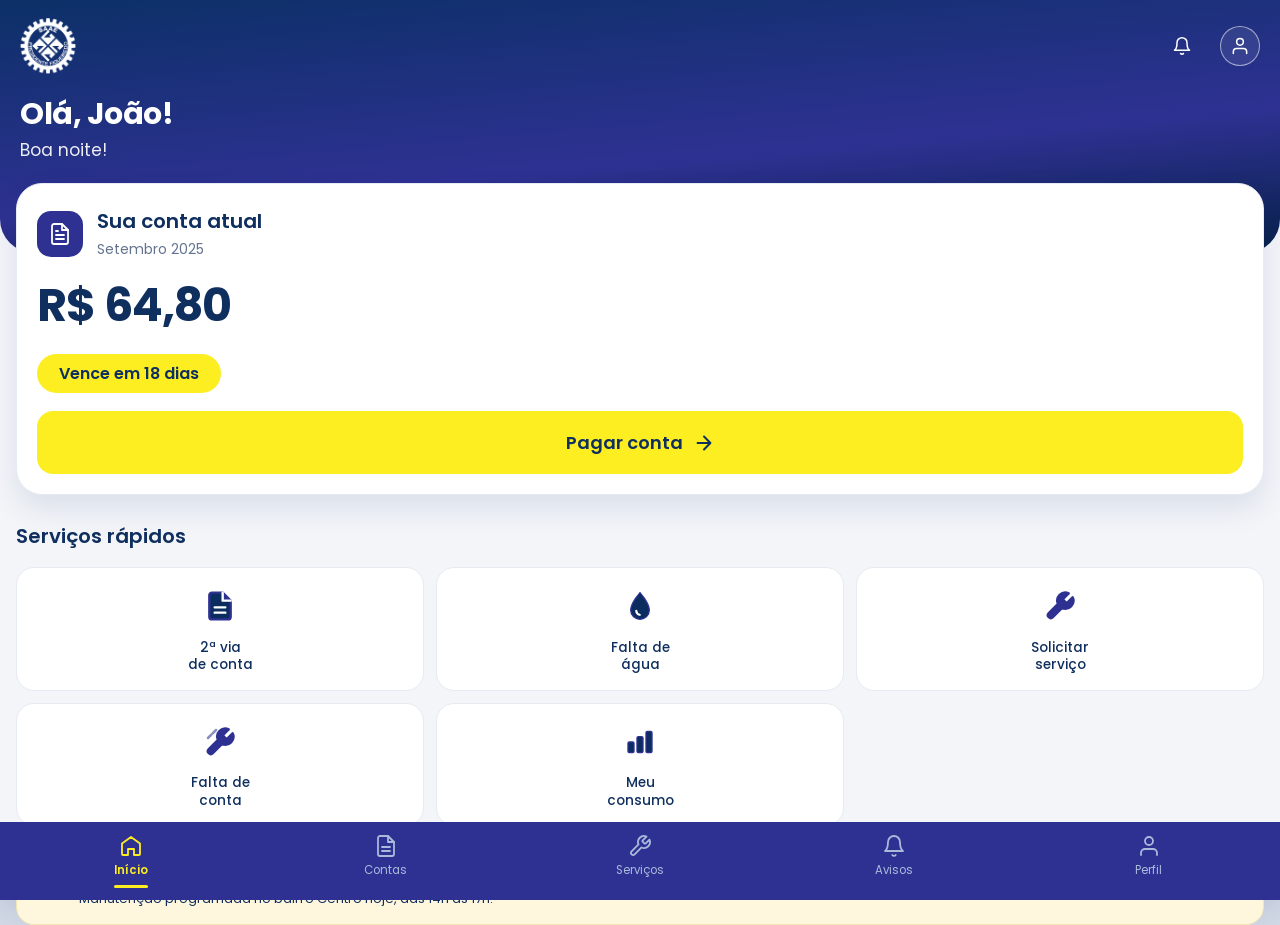
<file: index.html>
<!DOCTYPE html>
<html lang="pt-BR">
<head>
<meta charset="UTF-8">
<meta name="viewport" content="width=device-width, initial-scale=1.0, viewport-fit=cover">
<title>SAAE — Início</title>
<link rel="preconnect" href="https://fonts.googleapis.com">
<link rel="preconnect" href="https://fonts.gstatic.com" crossorigin>
<link href="https://fonts.googleapis.com/css2?family=Poppins:wght@400;500;600;700&display=swap" rel="stylesheet">
<link rel="stylesheet" href="style.css">
</head>
<body>
<div class="app">

  <!-- ===== HEADER ===== -->
  <header class="header">
    <div class="header-top">
      <div class="logo">
        <img src="logo.png" alt="SAAE Presidente Figueiredo" class="logo-image">
      </div>
      <div class="header-actions">
        <button class="icon-btn plain" aria-label="Notificações" data-action="soon">
          <svg viewBox="0 0 24 24" fill="none" stroke-width="1.8" stroke-linecap="round" stroke-linejoin="round">
            <path d="M18 8a6 6 0 0 0-12 0c0 7-3 9-3 9h18s-3-2-3-9"/>
            <path d="M13.7 21a2 2 0 0 1-3.4 0"/>
          </svg>
        </button>
        <button class="icon-btn" aria-label="Perfil" onclick="window.location.href='conta.html'">
          <svg viewBox="0 0 24 24" fill="none" stroke-width="1.8" stroke-linecap="round" stroke-linejoin="round">
            <path d="M20 21v-2a4 4 0 0 0-4-4H8a4 4 0 0 0-4 4v2"/>
            <circle cx="12" cy="7" r="4"/>
          </svg>
        </button>
      </div>
    </div>

    <div class="greeting">
      <h1>Olá, João!</h1>
      <p id="greeting-sub">Boa tarde!</p>
    </div>
  </header>

  <!-- ===== CONTA ATUAL ===== -->
  <section class="account-card">
    <div class="card-head">
      <div class="doc-icon">
        <svg viewBox="0 0 24 24" fill="none" stroke-width="1.8" stroke-linecap="round" stroke-linejoin="round">
          <path d="M14 2H6a2 2 0 0 0-2 2v16a2 2 0 0 0 2 2h12a2 2 0 0 0 2-2V8z"/>
          <path d="M14 2v6h6"/>
          <path d="M16 13H8M16 17H8M10 9H8"/>
        </svg>
      </div>
      <div>
        <h2>Sua conta atual</h2>
        <span>Setembro 2025</span>
      </div>
    </div>

    <div class="amount">R$ 64,80</div>

    <span class="pill" data-due="2025-09-30">Vence em 18 dias</span>

    <button class="btn-primary" onclick="window.location.href='conta.html'">
      Pagar conta
      <svg viewBox="0 0 24 24" fill="none" stroke-width="2.2" stroke-linecap="round" stroke-linejoin="round">
        <path d="M5 12h14M12 5l7 7-7 7"/>
      </svg>
    </button>
  </section>

  <!-- ===== SERVIÇOS RÁPIDOS ===== -->
  <section class="section">
    <h3>Serviços rápidos</h3>
    <div class="services-grid">

      <a class="service-tile" href="conta.html">
        <span class="s-icon">
          <svg viewBox="0 0 24 24" fill="none" stroke-width="1.8" stroke-linecap="round" stroke-linejoin="round">
            <path d="M14 2H6a2 2 0 0 0-2 2v16a2 2 0 0 0 2 2h12a2 2 0 0 0 2-2V8z" fill="#0a2c5e"/>
            <path d="M14 2v6h6" stroke="#fff"/>
            <path d="M16 13H8M16 17H8" stroke="#fff"/>
          </svg>
        </span>
        <span>2ª via<br>de conta</span>
      </a>

      <a class="service-tile" href="#" data-action="soon">
        <span class="s-icon">
          <svg viewBox="0 0 24 24">
            <path d="M12 2C12 2 5 10.2 5 15a7 7 0 0 0 14 0C19 10.2 12 2 12 2Z" fill="#0a2c5e"/>
            <path d="M9.2 15.6a3.2 3.2 0 0 0 2.6 3" stroke="#fff" stroke-width="1.6" stroke-linecap="round" fill="none"/>
          </svg>
        </span>
        <span>Falta de<br>água</span>
      </a>

      <a class="service-tile" href="#" data-action="soon">
        <span class="s-icon">
          <svg viewBox="0 0 24 24" fill="none" stroke-width="1.9" stroke-linecap="round" stroke-linejoin="round">
            <path d="M14.7 6.3a1 1 0 0 0 0 1.4l1.6 1.6a1 1 0 0 0 1.4 0l3.77-3.77a6 6 0 0 1-7.94 7.94l-6.91 6.91a2.12 2.12 0 0 1-3-3l6.91-6.91a6 6 0 0 1 7.94-7.94l-3.76 3.76z"/>
          </svg>
        </span>
        <span>Solicitar<br>serviço</span>
      </a>

      <a class="service-tile" href="#" data-action="soon">
        <span class="s-icon">
          <svg viewBox="0 0 24 24" fill="none" stroke="#0a2c5e" stroke-width="1.9" stroke-linecap="round" stroke-linejoin="round">
            <path d="M14.7 6.3a1 1 0 0 0 0 1.4l1.6 1.6a1 1 0 0 0 1.4 0l3.77-3.77a6 6 0 0 1-7.94 7.94l-6.91 6.91a2.12 2.12 0 0 1-3-3l6.91-6.91a6 6 0 0 1 7.94-7.94l-3.76 3.76z"/>
            <path d="M9 3 6.5 5.5M5.5 6.5 3 9" opacity=".55"/>
          </svg>
        </span>
        <span>Falta de<br>conta</span>
      </a>

      <a class="service-tile" href="#" data-action="soon">
        <span class="s-icon">
          <svg viewBox="0 0 24 24">
            <rect x="3" y="12" width="4.5" height="8" rx="1" fill="#0a2c5e"/>
            <rect x="9.75" y="8" width="4.5" height="12" rx="1" fill="#0a2c5e"/>
            <rect x="16.5" y="4" width="4.5" height="16" rx="1" fill="#0a2c5e"/>
          </svg>
        </span>
        <span>Meu<br>consumo</span>
      </a>

    </div>
  </section>

  <!-- ===== AVISO ===== -->
  <div class="notice-banner" data-action="soon">
    <span class="n-icon">
      <svg viewBox="0 0 24 24">
        <path d="M3 10v4a1 1 0 0 0 1 1h2l3.5 5a1 1 0 0 0 1.7-.75V5.75A1 1 0 0 0 9.5 5L6 10H4a1 1 0 0 0-1 1z" fill="#0a2c5e"/>
        <path d="M15.5 8.5a4.5 4.5 0 0 1 0 7M18 6a8 8 0 0 1 0 12" stroke="#0a2c5e" stroke-width="1.8" stroke-linecap="round" fill="none"/>
      </svg>
    </span>
    <div class="n-text">
      <strong>Avisos na sua região</strong>
      <p>Manutenção programada no bairro Centro hoje, das 14h às 17h.</p>
    </div>
    <span class="n-arrow">
      <svg viewBox="0 0 24 24" fill="none" stroke-width="2.2" stroke-linecap="round" stroke-linejoin="round">
        <path d="M9 18l6-6-6-6"/>
      </svg>
    </span>
  </div>

  <!-- ===== BOTTOM NAV ===== -->
  <nav class="bottom-nav">
    <a href="index.html" class="active">
      <svg viewBox="0 0 24 24" fill="none" stroke-width="1.8" stroke-linecap="round" stroke-linejoin="round">
        <path d="M3 9.5 12 3l9 6.5V20a1 1 0 0 1-1 1h-5v-6h-6v6H4a1 1 0 0 1-1-1z"/>
      </svg>
      Início
      <span class="nav-indicator"></span>
    </a>
    <a href="conta.html">
      <svg viewBox="0 0 24 24" fill="none" stroke-width="1.8" stroke-linecap="round" stroke-linejoin="round">
        <path d="M14 2H6a2 2 0 0 0-2 2v16a2 2 0 0 0 2 2h12a2 2 0 0 0 2-2V8z"/>
        <path d="M14 2v6h6M16 13H8M16 17H8"/>
      </svg>
      Contas
      <span class="nav-indicator"></span>
    </a>
    <a href="#" data-action="soon">
      <svg viewBox="0 0 24 24" fill="none" stroke-width="1.8" stroke-linecap="round" stroke-linejoin="round">
        <path d="M14.7 6.3a1 1 0 0 0 0 1.4l1.6 1.6a1 1 0 0 0 1.4 0l3.77-3.77a6 6 0 0 1-7.94 7.94l-6.91 6.91a2.12 2.12 0 0 1-3-3l6.91-6.91a6 6 0 0 1 7.94-7.94l-3.76 3.76z"/>
      </svg>
      Serviços
      <span class="nav-indicator"></span>
    </a>
    <a href="avisos.html">
      <svg viewBox="0 0 24 24" fill="none" stroke-width="1.8" stroke-linecap="round" stroke-linejoin="round">
        <path d="M18 8a6 6 0 0 0-12 0c0 7-3 9-3 9h18s-3-2-3-9"/>
        <path d="M13.7 21a2 2 0 0 1-3.4 0"/>
      </svg>
      Avisos
      <span class="nav-indicator"></span>
    </a>
    <a href="#" data-action="soon">
      <svg viewBox="0 0 24 24" fill="none" stroke-width="1.8" stroke-linecap="round" stroke-linejoin="round">
        <path d="M20 21v-2a4 4 0 0 0-4-4H8a4 4 0 0 0-4 4v2"/>
        <circle cx="12" cy="7" r="4"/>
      </svg>
      Perfil
      <span class="nav-indicator"></span>
    </a>
  </nav>

</div>
<script src="script.js"></script>
</body>
</html>
</file>
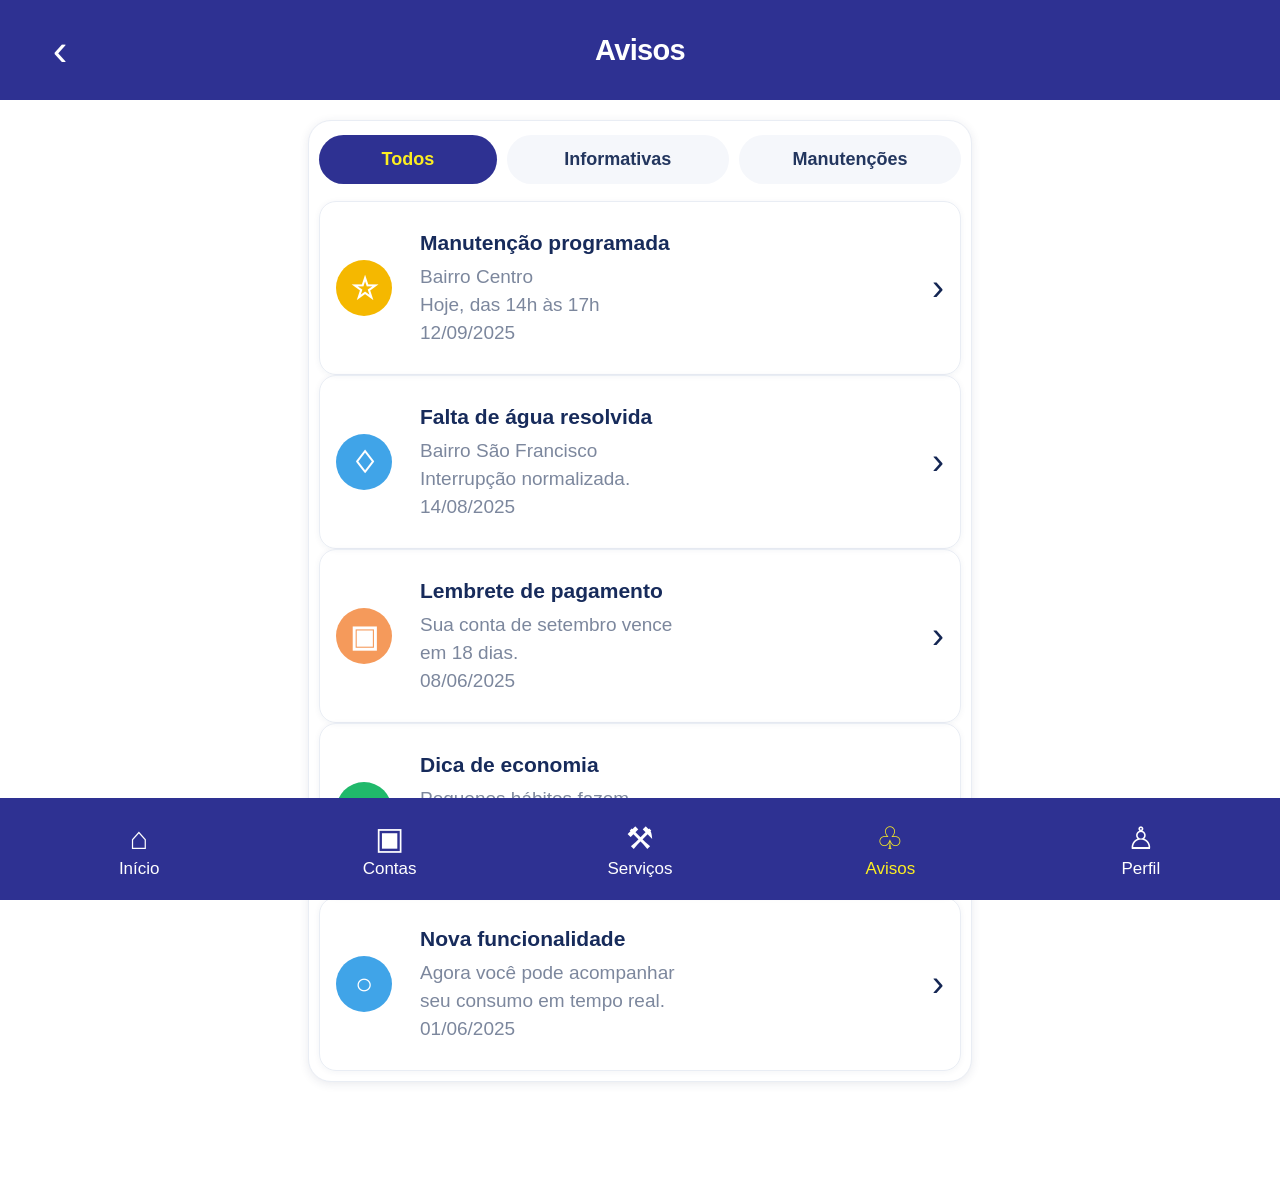
<file: avisos.html>
<!DOCTYPE html>
<html lang="pt-BR">
<head>
<meta charset="UTF-8">
<meta name="viewport" content="width=device-width, initial-scale=1.0">
<title>Avisos</title>
<link rel="stylesheet" href="saae-pages.css">
</head>
<body>
<div class="app">
  <header class="topbar">
    <button class="back" aria-label="Voltar">‹</button>
    <h1>Avisos</h1>
  </header>

  <main class="content">
    <section class="card" style="padding:14px 10px 10px">
      <div class="filters">
        <button class="filter active">Todos</button>
        <button class="filter">Informativas</button>
        <button class="filter">Manutenções</button>
      </div>

      <div class="notice-list">
        <article class="notice">
          <div class="icon yellow">☆</div>
          <div>
            <div class="notice-title">Manutenção programada</div>
            <div class="notice-text">Bairro Centro<br>Hoje, das 14h às 17h</div>
            <div class="notice-date">12/09/2025</div>
          </div>
          <div class="chevron">›</div>
        </article>

        <article class="notice">
          <div class="icon blue">♢</div>
          <div>
            <div class="notice-title">Falta de água resolvida</div>
            <div class="notice-text">Bairro São Francisco<br>Interrupção normalizada.</div>
            <div class="notice-date">14/08/2025</div>
          </div>
          <div class="chevron">›</div>
        </article>

        <article class="notice">
          <div class="icon orange">▣</div>
          <div>
            <div class="notice-title">Lembrete de pagamento</div>
            <div class="notice-text">Sua conta de setembro vence<br>em 18 dias.</div>
            <div class="notice-date">08/06/2025</div>
          </div>
          <div class="chevron">›</div>
        </article>

        <article class="notice">
          <div class="icon green">➤</div>
          <div>
            <div class="notice-title">Dica de economia</div>
            <div class="notice-text">Pequenos hábitos fazem<br>grande diferencial.</div>
            <div class="notice-date">05/08/2025</div>
          </div>
          <div class="chevron">›</div>
        </article>

        <article class="notice">
          <div class="icon blue">○</div>
          <div>
            <div class="notice-title">Nova funcionalidade</div>
            <div class="notice-text">Agora você pode acompanhar<br>seu consumo em tempo real.</div>
            <div class="notice-date">01/06/2025</div>
          </div>
          <div class="chevron">›</div>
        </article>
      </div>
    </section>
  </main>

  <nav class="bottom-nav">
    <button class="nav-item"><span class="nav-icon">⌂</span><span>Início</span></button>
    <button class="nav-item"><span class="nav-icon">▣</span><span>Contas</span></button>
    <button class="nav-item"><span class="nav-icon">⚒</span><span>Serviços</span></button>
    <button class="nav-item active"><span class="nav-icon">♧</span><span>Avisos</span></button>
    <button class="nav-item"><span class="nav-icon">♙</span><span>Perfil</span></button>
  </nav>
</div>
</body>
            </html>
</file>
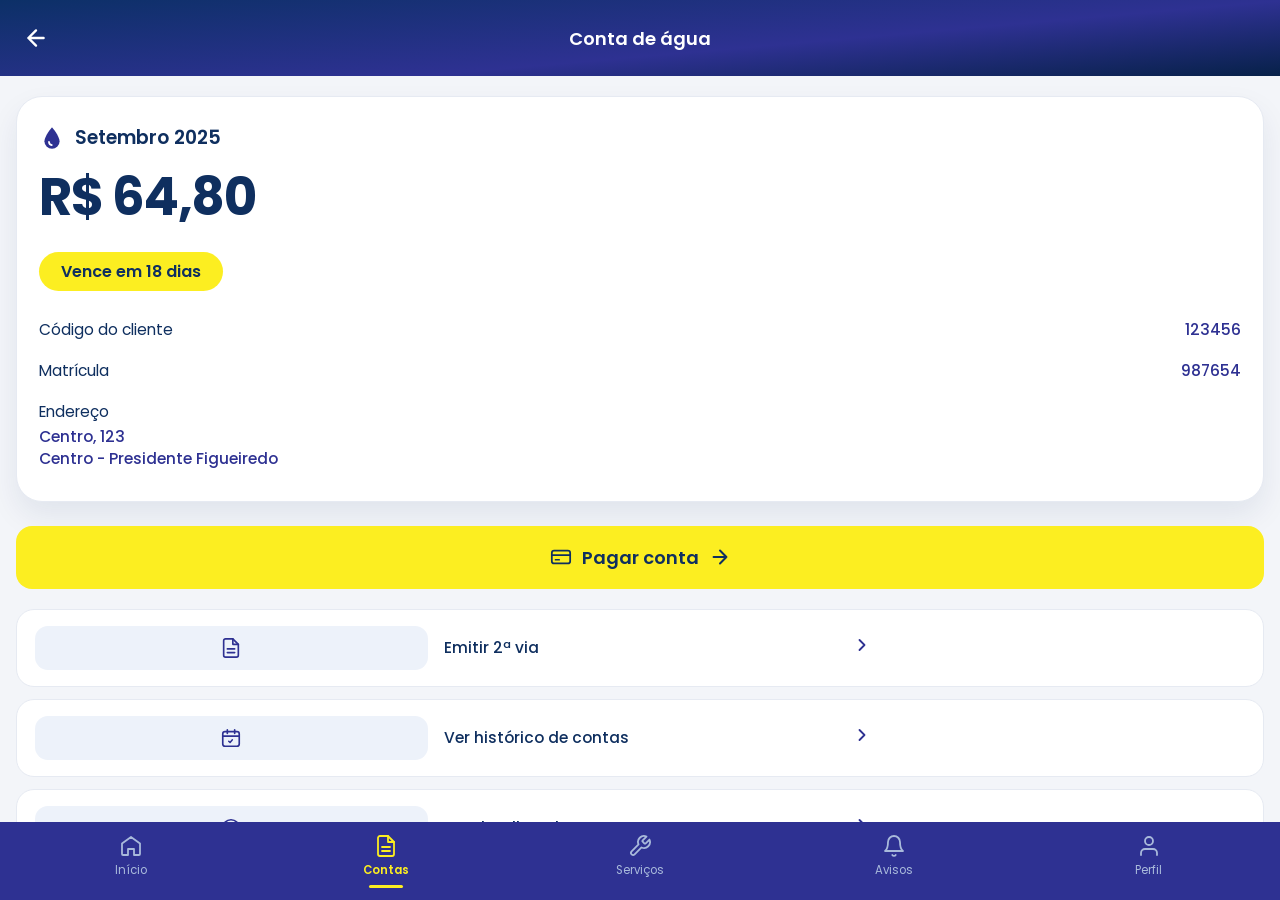
<file: conta.html>
<!DOCTYPE html>
<html lang="pt-BR">
<head>
<meta charset="UTF-8">
<meta name="viewport" content="width=device-width, initial-scale=1.0, viewport-fit=cover">
<title>SAAE — Conta de água</title>
<link rel="preconnect" href="https://fonts.googleapis.com">
<link rel="preconnect" href="https://fonts.gstatic.com" crossorigin>
<link href="https://fonts.googleapis.com/css2?family=Poppins:wght@400;500;600;700&display=swap" rel="stylesheet">
<link rel="stylesheet" href="style.css">
</head>
<body>
<div class="app">

  <!-- ===== TOP BAR ===== -->
  <header class="topbar">
    <button class="back-btn" aria-label="Voltar">
      <svg viewBox="0 0 24 24" fill="none" stroke-width="2.2" stroke-linecap="round" stroke-linejoin="round">
        <path d="M19 12H5M12 19l-7-7 7-7"/>
      </svg>
    </button>
    <h1>Conta de água</h1>
  </header>

  <!-- ===== DETALHE DA CONTA ===== -->
  <section class="detail-card">
    <div class="detail-head">
      <svg viewBox="0 0 24 24">
        <path d="M12 2C12 2 5 10.2 5 15a7 7 0 0 0 14 0C19 10.2 12 2 12 2Z"/>
        <path d="M9.2 15.6a3.2 3.2 0 0 0 2.6 3" stroke="#fff" stroke-width="1.6" stroke-linecap="round" fill="none"/>
      </svg>
      <h2>Setembro 2025</h2>
    </div>

    <div class="detail-amount">R$ 64,80</div>

    <span class="pill" data-due="2025-09-30">Vence em 18 dias</span>

    <div class="info-row">
      <span class="label">Código do cliente</span>
      <span class="value">123456</span>
    </div>
    <div class="info-row">
      <span class="label">Matrícula</span>
      <span class="value">987654</span>
    </div>
    <div class="address">
      <span class="label">Endereço</span>
      <p>Centro, 123<br>Centro - Presidente Figueiredo</p>
    </div>
  </section>

  <!-- ===== PAGAR ===== -->
  <div class="detail-actions">
    <button class="btn-primary" data-action="pay">
      <svg viewBox="0 0 24 24" fill="none" stroke-width="1.9" stroke-linecap="round" stroke-linejoin="round">
        <rect x="2" y="5" width="20" height="14" rx="2.5"/>
        <path d="M2 10h20"/>
        <path d="M6 15h4"/>
      </svg>
      Pagar conta
      <svg viewBox="0 0 24 24" fill="none" stroke-width="2.2" stroke-linecap="round" stroke-linejoin="round">
        <path d="M5 12h14M12 5l7 7-7 7"/>
      </svg>
    </button>
  </div>

  <!-- ===== MENU ===== -->
  <div class="menu-list">

    <a class="menu-item" href="#" data-action="soon">
      <span class="m-icon">
        <svg viewBox="0 0 24 24" fill="none" stroke-width="1.8" stroke-linecap="round" stroke-linejoin="round">
          <path d="M14 2H6a2 2 0 0 0-2 2v16a2 2 0 0 0 2 2h12a2 2 0 0 0 2-2V8z"/>
          <path d="M14 2v6h6M16 13H8M16 17H8"/>
        </svg>
      </span>
      <span>Emitir 2ª via</span>
      <span class="m-arrow">
        <svg viewBox="0 0 24 24" fill="none" stroke-width="2.2" stroke-linecap="round" stroke-linejoin="round">
          <path d="M9 18l6-6-6-6"/>
        </svg>
      </span>
    </a>

    <a class="menu-item" href="#" data-action="soon">
      <span class="m-icon">
        <svg viewBox="0 0 24 24" fill="none" stroke-width="1.8" stroke-linecap="round" stroke-linejoin="round">
          <rect x="3" y="5" width="18" height="16" rx="2.5"/>
          <path d="M8 3v4M16 3v4M3 10h18"/>
          <path d="M9.5 15.5 11 17l2.5-3" stroke-width="1.6"/>
        </svg>
      </span>
      <span>Ver histórico de contas</span>
      <span class="m-arrow">
        <svg viewBox="0 0 24 24" fill="none" stroke-width="2.2" stroke-linecap="round" stroke-linejoin="round">
          <path d="M9 18l6-6-6-6"/>
        </svg>
      </span>
    </a>

    <a class="menu-item" href="#" data-action="soon">
      <span class="m-icon">
        <svg viewBox="0 0 24 24" fill="none" stroke-width="1.8" stroke-linecap="round" stroke-linejoin="round">
          <circle cx="12" cy="12" r="9"/>
          <path d="M12 16v-4M12 8h.01"/>
        </svg>
      </span>
      <span>Ver detalhes da conta</span>
      <span class="m-arrow">
        <svg viewBox="0 0 24 24" fill="none" stroke-width="2.2" stroke-linecap="round" stroke-linejoin="round">
          <path d="M9 18l6-6-6-6"/>
        </svg>
      </span>
    </a>

  </div>

  <!-- ===== BOTTOM NAV ===== -->
  <nav class="bottom-nav">
    <a href="index.html">
      <svg viewBox="0 0 24 24" fill="none" stroke-width="1.8" stroke-linecap="round" stroke-linejoin="round">
        <path d="M3 9.5 12 3l9 6.5V20a1 1 0 0 1-1 1h-5v-6h-6v6H4a1 1 0 0 1-1-1z"/>
      </svg>
      Início
      <span class="nav-indicator"></span>
    </a>
    <a href="conta.html" class="active">
      <svg viewBox="0 0 24 24" fill="none" stroke-width="1.8" stroke-linecap="round" stroke-linejoin="round">
        <path d="M14 2H6a2 2 0 0 0-2 2v16a2 2 0 0 0 2 2h12a2 2 0 0 0 2-2V8z"/>
        <path d="M14 2v6h6M16 13H8M16 17H8"/>
      </svg>
      Contas
      <span class="nav-indicator"></span>
    </a>
    <a href="#" data-action="soon">
      <svg viewBox="0 0 24 24" fill="none" stroke-width="1.8" stroke-linecap="round" stroke-linejoin="round">
        <path d="M14.7 6.3a1 1 0 0 0 0 1.4l1.6 1.6a1 1 0 0 0 1.4 0l3.77-3.77a6 6 0 0 1-7.94 7.94l-6.91 6.91a2.12 2.12 0 0 1-3-3l6.91-6.91a6 6 0 0 1 7.94-7.94l-3.76 3.76z"/>
      </svg>
      Serviços
      <span class="nav-indicator"></span>
    </a>
    <a href="#" data-action="soon">
      <svg viewBox="0 0 24 24" fill="none" stroke-width="1.8" stroke-linecap="round" stroke-linejoin="round">
        <path d="M18 8a6 6 0 0 0-12 0c0 7-3 9-3 9h18s-3-2-3-9"/>
        <path d="M13.7 21a2 2 0 0 1-3.4 0"/>
      </svg>
      Avisos
      <span class="nav-indicator"></span>
    </a>
    <a href="#" data-action="soon">
      <svg viewBox="0 0 24 24" fill="none" stroke-width="1.8" stroke-linecap="round" stroke-linejoin="round">
        <path d="M20 21v-2a4 4 0 0 0-4-4H8a4 4 0 0 0-4 4v2"/>
        <circle cx="12" cy="7" r="4"/>
      </svg>
      Perfil
      <span class="nav-indicator"></span>
    </a>
  </nav>

</div>
<script src="script.js"></script>
</body>
</html>
</file>
<file: style.css>
/* ============ RESET & TOKENS ============ */
* { margin: 0; padding: 0; box-sizing: border-box; -webkit-tap-highlight-color: transparent; }

:root {
  --navy:        #2E3192;
  --navy-dark:   #072149;
  --navy-soft:   #123a75;
  --yellow:      #FCEE21;
  --yellow-deep: #f5c400;
  --bg:          #f3f5f9;
  --card:        #FFFFFF;
  --border:      #e6eaf2;
  --text:        #0f2f5f;
  --muted:       #64748f;
  --icon-box:    #edf2fa;
  --cream:       #fff7dd;
  --radius:      18px;
}

html, body { height: 100%; }

body {
  font-family: 'Poppins', 'Segoe UI', sans-serif;
  background: #d7deeb;
  color: var(--text);
  display: flex;
  justify-content: center;
}

/* ============ APP SHELL (mobile frame) ============ */
.app {
  width: 100%;
  max-width: 100%;
  min-height: 100dvh;
  background: var(--bg);
  position: relative;
  box-shadow: 0 0 60px rgba(7, 25, 60, .25);
  padding-bottom: 96px;
}

/* ============ HEADER (InÃ­cio) ============ */
.header {
  background: linear-gradient(175deg, #0c3067 0%, var(--navy) 60%, var(--navy-dark) 100%);
  border-radius: 0 0 34px 34px;
  padding: 18px 20px 90px;
  color: #fff;
}

.header-top {
  display: flex;
  align-items: center;
  justify-content: space-between;
  margin-bottom: 18px;
}

.logo { display: flex; align-items: center; justify-content: center; width: 56px; height: 56px; }

.logo-image { width: 56px; height: 56px; object-fit: contain; display: block; }

.header-actions { display: flex; align-items: center; gap: 18px; }

.icon-btn {
  background: rgba(255,255,255,.08);
  border: 1.6px solid rgba(255,255,255,.55);
  width: 40px; height: 40px;
  border-radius: 50%;
  display: flex; align-items: center; justify-content: center;
  cursor: pointer;
}

.icon-btn svg { width: 20px; height: 20px; stroke: #fff; }

.greeting h1 { font-size: 30px; font-weight: 700; letter-spacing: -.5px; }
.greeting p  { font-size: 17px; font-weight: 400; opacity: .92; }

/* ============ CONTA CARD (overlap header) ============ */
.account-card {
  background: var(--card);
  border: 1px solid var(--border);
  border-radius: 26px;
  margin: -70px 16px 0;
  padding: 22px 20px 20px;
  box-shadow: 0 14px 30px rgba(10, 44, 94, .10);
  position: relative;
  z-index: 2;
}

.account-card .card-head {
  display: flex; align-items: center; gap: 14px; margin-bottom: 10px;
}

.doc-icon {
  width: 46px; height: 46px;
  background: var(--navy);
  border-radius: 14px;
  display: flex; align-items: center; justify-content: center;
  flex-shrink: 0;
}
.doc-icon svg { width: 24px; height: 24px; stroke: #fff; }

.card-head h2 { font-size: 20px; font-weight: 600; }
.card-head span { font-size: 14px; color: var(--muted); font-weight: 400; }

.amount { font-size: 46px; font-weight: 700; letter-spacing: -1px; margin: 4px 0 14px; }

.pill {
  display: inline-block;
  background: var(--yellow);
  color: var(--text);
  font-weight: 600;
  font-size: 16px;
  padding: 7px 22px;
  border-radius: 999px;
  margin-bottom: 18px;
}

.btn-primary {
  width: 100%;
  background: var(--yellow);
  color: var(--text);
  border: none;
  border-radius: 16px;
  padding: 18px;
  font-family: inherit;
  font-size: 18px;
  font-weight: 600;
  display: flex; align-items: center; justify-content: center; gap: 10px;
  cursor: pointer;
  transition: transform .15s ease, background .15s ease;
}
.btn-primary:active { transform: scale(.98); background: var(--yellow-deep); }
.btn-primary svg { width: 22px; height: 22px; stroke: var(--text); }

/* ============ SERVIÃ‡OS RÃPIDOS ============ */
.section { padding: 26px 16px 0; }
.section h3 { font-size: 20px; font-weight: 600; margin-bottom: 16px; }

.services-grid {
  display: grid;
  grid-template-columns: repeat(3, 1fr);
  gap: 12px;
}

.service-tile {
  background: var(--card);
  border: 1px solid var(--border);
  border-radius: var(--radius);
  padding: 22px 8px 16px;
  display: flex; flex-direction: column; align-items: center; gap: 12px;
  cursor: pointer;
  transition: transform .15s ease, box-shadow .15s ease;
  text-decoration: none;
}
.service-tile:active { transform: scale(.96); box-shadow: 0 8px 18px rgba(10,44,94,.12); }

.service-tile .s-icon svg { width: 32px; height: 32px; fill: var(--navy); stroke: var(--navy); }
.service-tile span { font-size: 13.5px; font-weight: 500; color: var(--text); text-align: center; line-height: 1.3; }

/* ============ AVISO BANNER ============ */
.notice-banner {
  margin: 22px 16px 0;
  background: var(--cream);
  border: 1px solid #f3e6b0;
  border-radius: var(--radius);
  padding: 16px 18px;
  display: flex; align-items: center; gap: 14px;
  cursor: pointer;
}
.notice-banner .n-icon svg { width: 30px; height: 30px; fill: var(--navy); }
.notice-banner .n-text { flex: 1; }
.notice-banner .n-text strong { display: block; font-size: 15px; font-weight: 600; margin-bottom: 2px; }
.notice-banner .n-text p { font-size: 13px; color: var(--text); line-height: 1.4; font-weight: 400; }
.notice-banner .n-arrow svg { width: 20px; height: 20px; stroke: var(--navy); }

/* ============ TOP BAR (internas) ============ */
.topbar {
  background: linear-gradient(175deg, #0c3067 0%, var(--navy) 60%, var(--navy-dark) 100%);
  color: #fff;
  display: flex; align-items: center;
  padding: 18px 16px;
  position: relative;
}
.topbar h1 {
  position: absolute; left: 50%; transform: translateX(-50%);
  font-size: 18px; font-weight: 600;
}
.back-btn {
  background: none; border: none; cursor: pointer;
  width: 40px; height: 40px;
  display: flex; align-items: center; justify-content: center;
  z-index: 2;
}
.back-btn svg { width: 26px; height: 26px; stroke: #fff; }

/* ============ CONTA DETALHE ============ */
.detail-card {
  background: var(--card);
  border: 1px solid var(--border);
  border-radius: 26px;
  margin: 20px 16px 0;
  padding: 26px 22px;
  box-shadow: 0 14px 30px rgba(10, 44, 94, .08);
}

.detail-head { display: flex; align-items: center; gap: 10px; margin-bottom: 6px; }
.detail-head svg { width: 26px; height: 26px; fill: var(--navy); }
.detail-head h2 { font-size: 19px; font-weight: 600; }

.detail-amount { font-size: 52px; font-weight: 700; letter-spacing: -1.5px; margin: 2px 0 16px; }

.info-row {
  display: flex; justify-content: space-between; align-items: baseline;
  padding: 9px 0;
  font-size: 15.5px;
}
.info-row .label { color: var(--text); font-weight: 400; }
.info-row .value { color: var(--navy); font-weight: 500; }

.address { padding: 9px 0 4px; font-size: 15.5px; }
.address .label { color: var(--text); font-weight: 400; display: block; margin-bottom: 3px; }
.address p { color: var(--navy); font-weight: 500; line-height: 1.45; }

.detail-actions { margin: 24px 16px 0; }

.menu-list { margin: 20px 16px 0; display: flex; flex-direction: column; gap: 12px; }

.menu-item {
  background: var(--card);
  border: 1px solid var(--border);
  border-radius: var(--radius);
  padding: 16px 18px;
  display: flex; align-items: center; gap: 16px;
  cursor: pointer;
  text-decoration: none;
  transition: transform .15s ease, box-shadow .15s ease;
}
.menu-item:active { transform: scale(.98); box-shadow: 0 8px 18px rgba(10,44,94,.12); }

.menu-item .m-icon {
  width: 44px; height: 44px;
  background: var(--icon-box);
  border-radius: 13px;
  display: flex; align-items: center; justify-content: center;
  flex-shrink: 0;
}
.menu-item .m-icon svg { width: 22px; height: 22px; stroke: var(--navy); }
.menu-item span { flex: 1; font-size: 16px; font-weight: 500; color: var(--text); }
.menu-item .m-arrow svg { width: 20px; height: 20px; stroke: var(--navy); }

/* ============ BOTTOM NAV ============ */
.bottom-nav {
  position: fixed;
  bottom: 0; left: 50%; transform: translateX(-50%);
  width: 100%; max-width: 100%;
  background: var(--navy);
  display: flex;
  padding: 10px 4px calc(12px + env(safe-area-inset-bottom));
  z-index: 50;
}
.bottom-nav a {
  flex: 1;
  display: flex; flex-direction: column; align-items: center; gap: 4px;
  text-decoration: none;
  color: #a9badb;
  font-size: 11.5px;
  font-weight: 400;
  padding-top: 2px;
  cursor: pointer;
}
.bottom-nav a svg { width: 24px; height: 24px; stroke: currentColor; }
.bottom-nav a.active { color: var(--yellow); font-weight: 600; }
.bottom-nav a.active .nav-indicator {
  width: 34px; height: 3px; background: var(--yellow); border-radius: 999px; margin-top: 2px;
}
.nav-indicator { width: 34px; height: 3px; border-radius: 999px; margin-top: 2px; }

/* ============ TOAST ============ */
.toast {
  position: fixed;
  bottom: 110px; left: 50%; transform: translateX(-50%) translateY(20px);
  background: var(--navy-dark);
  color: #fff;
  font-size: 14px;
  padding: 12px 22px;
  border-radius: 999px;
  opacity: 0;
  pointer-events: none;
  transition: all .3s ease;
  z-index: 99;
  white-space: nowrap;
  box-shadow: 0 10px 24px rgba(7,25,60,.35);
}
.toast.show { opacity: 1; transform: translateX(-50%) translateY(0); }


/* ajustes finos */
.menu-item span { white-space: nowrap; font-size: 15.5px; }
.icon-btn.plain { border: none; background: transparent; }.greeting p  { font-size: 17px; font-weight: 400; opacity: .92; }

/* ============ CONTA CARD (overlap header) ============ */
.account-card {
  background: var(--card);
  border: 1px solid var(--border);
  border-radius: 26px;
  margin: -70px 16px 0;
  padding: 22px 20px 20px;
  box-shadow: 0 14px 30px rgba(10, 44, 94, .10);
  position: relative;
  z-index: 2;
}

.account-card .card-head {
  display: flex; align-items: center; gap: 14px; margin-bottom: 10px;
}

.doc-icon {
  width: 46px; height: 46px;
  background: var(--navy);
  border-radius: 14px;
  display: flex; align-items: center; justify-content: center;
  flex-shrink: 0;
}
.doc-icon svg { width: 24px; height: 24px; stroke: #fff; }

.card-head h2 { font-size: 20px; font-weight: 600; }
.card-head span { font-size: 14px; color: var(--muted); font-weight: 400; }

.amount { font-size: 46px; font-weight: 700; letter-spacing: -1px; margin: 4px 0 14px; }

.pill {
  display: inline-block;
  background: var(--yellow);
  color: var(--text);
  font-weight: 600;
  font-size: 16px;
  padding: 7px 22px;
  border-radius: 999px;
  margin-bottom: 18px;
}

.btn-primary {
  width: 100%;
  background: var(--yellow);
  color: var(--text);
  border: none;
  border-radius: 16px;
  padding: 18px;
  font-family: inherit;
  font-size: 18px;
  font-weight: 600;
  display: flex; align-items: center; justify-content: center; gap: 10px;
  cursor: pointer;
  transition: transform .15s ease, background .15s ease;
}
.btn-primary:active { transform: scale(.98); background: var(--yellow-deep); }
.btn-primary svg { width: 22px; height: 22px; stroke: var(--text); }

/* ============ SERVIÃ‡OS RÃPIDOS ============ */
.section { padding: 26px 16px 0; }
.section h3 { font-size: 20px; font-weight: 600; margin-bottom: 16px; }

.services-grid {
  display: grid;
  grid-template-columns: repeat(3, 1fr);
  gap: 12px;
}

.service-tile {
  background: var(--card);
  border: 1px solid var(--border);
  border-radius: var(--radius);
  padding: 22px 8px 16px;
  display: flex; flex-direction: column; align-items: center; gap: 12px;
  cursor: pointer;
  transition: transform .15s ease, box-shadow .15s ease;
  text-decoration: none;
}
.service-tile:active { transform: scale(.96); box-shadow: 0 8px 18px rgba(10,44,94,.12); }

.service-tile .s-icon svg { width: 32px; height: 32px; fill: var(--navy); stroke: var(--navy); }
.service-tile span { font-size: 13.5px; font-weight: 500; color: var(--text); text-align: center; line-height: 1.3; }

/* ============ AVISO BANNER ============ */
.notice-banner {
  margin: 22px 16px 0;
  background: var(--cream);
  border: 1px solid #f3e6b0;
  border-radius: var(--radius);
  padding: 16px 18px;
  display: flex; align-items: center; gap: 14px;
  cursor: pointer;
}
.notice-banner .n-icon svg { width: 30px; height: 30px; fill: var(--navy); }
.notice-banner .n-text { flex: 1; }
.notice-banner .n-text strong { display: block; font-size: 15px; font-weight: 600; margin-bottom: 2px; }
.notice-banner .n-text p { font-size: 13px; color: var(--text); line-height: 1.4; font-weight: 400; }
.notice-banner .n-arrow svg { width: 20px; height: 20px; stroke: var(--navy); }

/* ============ TOP BAR (internas) ============ */
.topbar {
  background: linear-gradient(175deg, #0c3067 0%, var(--navy) 60%, var(--navy-dark) 100%);
  color: #fff;
  display: flex; align-items: center;
  padding: 18px 16px;
  position: relative;
}
.topbar h1 {
  position: absolute; left: 50%; transform: translateX(-50%);
  font-size: 18px; font-weight: 600;
}
.back-btn {
  background: none; border: none; cursor: pointer;
  width: 40px; height: 40px;
  display: flex; align-items: center; justify-content: center;
  z-index: 2;
}
.back-btn svg { width: 26px; height: 26px; stroke: #fff; }

/* ============ CONTA DETALHE ============ */
.detail-card {
  background: var(--card);
  border: 1px solid var(--border);
  border-radius: 26px;
  margin: 20px 16px 0;
  padding: 26px 22px;
  box-shadow: 0 14px 30px rgba(10, 44, 94, .08);
}

.detail-head { display: flex; align-items: center; gap: 10px; margin-bottom: 6px; }
.detail-head svg { width: 26px; height: 26px; fill: var(--navy); }
.detail-head h2 { font-size: 19px; font-weight: 600; }

.detail-amount { font-size: 52px; font-weight: 700; letter-spacing: -1.5px; margin: 2px 0 16px; }

.info-row {
  display: flex; justify-content: space-between; align-items: baseline;
  padding: 9px 0;
  font-size: 15.5px;
}
.info-row .label { color: var(--text); font-weight: 400; }
.info-row .value { color: var(--navy); font-weight: 500; }

.address { padding: 9px 0 4px; font-size: 15.5px; }
.address .label { color: var(--text); font-weight: 400; display: block; margin-bottom: 3px; }
.address p { color: var(--navy); font-weight: 500; line-height: 1.45; }

.detail-actions { margin: 24px 16px 0; }

.menu-list { margin: 20px 16px 0; display: flex; flex-direction: column; gap: 12px; }

.menu-item {
  background: var(--card);
  border: 1px solid var(--border);
  border-radius: var(--radius);
  padding: 16px 18px;
  display: flex; align-items: center; gap: 16px;
  cursor: pointer;
  text-decoration: none;
  transition: transform .15s ease, box-shadow .15s ease;
}
.menu-item:active { transform: scale(.98); box-shadow: 0 8px 18px rgba(10,44,94,.12); }

.menu-item .m-icon {
  width: 44px; height: 44px;
  background: var(--icon-box);
  border-radius: 13px;
  display: flex; align-items: center; justify-content: center;
  flex-shrink: 0;
}
.menu-item .m-icon svg { width: 22px; height: 22px; stroke: var(--navy); }
.menu-item span { flex: 1; font-size: 16px; font-weight: 500; color: var(--text); }
.menu-item .m-arrow svg { width: 20px; height: 20px; stroke: var(--navy); }

/* ============ BOTTOM NAV ============ */
.bottom-nav {
  position: fixed;
  bottom: 0; left: 50%; transform: translateX(-50%);
  width: 100%; max-width: 100%;
  background: var(--navy);
  display: flex;
  padding: 10px 4px calc(12px + env(safe-area-inset-bottom));
  z-index: 50;
}
.bottom-nav a {
  flex: 1;
  display: flex; flex-direction: column; align-items: center; gap: 4px;
  text-decoration: none;
  color: #a9badb;
  font-size: 11.5px;
  font-weight: 400;
  padding-top: 2px;
  cursor: pointer;
}
.bottom-nav a svg { width: 24px; height: 24px; stroke: currentColor; }
.bottom-nav a.active { color: var(--yellow); font-weight: 600; }
.bottom-nav a.active .nav-indicator {
  width: 34px; height: 3px; background: var(--yellow); border-radius: 999px; margin-top: 2px;
}
.nav-indicator { width: 34px; height: 3px; border-radius: 999px; margin-top: 2px; }

/* ============ TOAST ============ */
.toast {
  position: fixed;
  bottom: 110px; left: 50%; transform: translateX(-50%) translateY(20px);
  background: var(--navy-dark);
  color: #fff;
  font-size: 14px;
  padding: 12px 22px;
  border-radius: 999px;
  opacity: 0;
  pointer-events: none;
  transition: all .3s ease;
  z-index: 99;
  white-space: nowrap;
  box-shadow: 0 10px 24px rgba(7,25,60,.35);
}
.toast.show { opacity: 1; transform: translateX(-50%) translateY(0); }


/* ajustes finos */
.menu-item span { white-space: nowrap; font-size: 15.5px; }
.icon-btn.plain { border: none; background: transparent; }
</file>
<file: saae-pages.css>
*{box-sizing:border-box}
:root{
  --blue:#2E3192;
  --yellow:#FCEE21;
  --white:#FFFFFF;
  --text:#172B5B;
  --muted:#7C879D;
  --line:#E9EDF4;
  --bg:#FFFFFF;
}
html,body{margin:0;padding:0;width:100%;min-height:100%;font-family:Arial,"Helvetica Neue",sans-serif;background:#fff;color:var(--text)}
body{min-height:100vh}
button{font:inherit}
.app{
  width:100%;
  min-height:100vh;
  background:var(--white);
  overflow:hidden;
  position:relative;
}
.topbar{
  height:100px;
  background:var(--blue);
  color:#fff;
  display:flex;
  align-items:center;
  justify-content:center;
  position:relative;
  padding:0 70px;
}
.topbar h1{
  margin:0;
  font-size:29px;
  line-height:1;
  font-weight:700;
  letter-spacing:-.7px;
}
.back{
  position:absolute;
  left:36px;
  top:50%;
  transform:translateY(-50%);
  border:0;
  background:transparent;
  color:#fff;
  width:48px;
  height:48px;
  padding:0;
  cursor:pointer;
  font-size:44px;
  font-weight:300;
  line-height:40px;
}
.content{
  padding:20px 28px 105px;
  max-width:720px;
  margin:0 auto;
}
.card{
  background:#fff;
  border:1px solid var(--line);
  border-radius:23px;
  box-shadow:0 2px 10px rgba(35,49,85,.10);
}
.history-list{padding:12px 0}
.bill{
  min-height:121px;
  margin:0 0 12px;
  padding:25px 20px;
  display:grid;
  grid-template-columns:1fr auto 25px;
  align-items:center;
  column-gap:18px;
  border:1px solid var(--line);
  border-radius:17px;
  background:#fff;
  box-shadow:0 1px 6px rgba(35,49,85,.06);
}
.bill:last-child{margin-bottom:0}
.month{
  font-size:24px;
  font-weight:500;
  margin-bottom:10px;
  letter-spacing:-.35px;
}
.amount{
  font-size:23px;
  font-weight:700;
  letter-spacing:-.25px;
}
.status{
  min-width:108px;
  padding:11px 17px;
  border-radius:25px;
  background:var(--yellow);
  color:#172B5B;
  text-align:center;
  font-size:19px;
  font-weight:700;
  white-space:nowrap;
}
.chevron{
  font-size:38px;
  line-height:1;
  font-weight:300;
  color:#142653;
  text-align:right;
}
.filters{
  display:grid;
  grid-template-columns:1fr 1.25fr 1.25fr;
  gap:10px;
  margin-bottom:17px;
}
.filter{
  border:0;
  border-radius:28px;
  padding:14px 12px;
  background:#F5F7FB;
  color:#23365E;
  font-size:18px;
  font-weight:700;
  white-space:nowrap;
}
.filter.active{
  background:var(--blue);
  color:var(--yellow);
}
.notice-list{padding:0}
.notice{
  min-height:174px;
  display:grid;
  grid-template-columns:70px 1fr 24px;
  align-items:center;
  gap:14px;
  padding:21px 16px;
  border:1px solid var(--line);
  border-radius:17px;
  margin-bottom:0;
  box-shadow:0 1px 6px rgba(35,49,85,.055);
}
.notice:first-child{border-top-left-radius:17px;border-top-right-radius:17px}
.notice:last-child{margin-bottom:0}
.icon{
  width:56px;height:56px;border-radius:50%;
  display:flex;align-items:center;justify-content:center;
  color:#fff;font-size:30px;font-weight:700;
}
.icon.yellow{background:#F5B800}
.icon.blue{background:#40A4E8}
.icon.orange{background:#F59A5B}
.icon.green{background:#20B96B}
.notice-title{
  font-size:21px;font-weight:700;line-height:1.2;
  margin-bottom:8px;
}
.notice-text{
  font-size:19px;line-height:1.45;color:var(--muted);
}
.notice-date{
  font-size:19px;line-height:1.35;color:var(--muted);
  margin-top:2px;
}
.notice .chevron{font-size:36px}
.bottom-nav{
  position:fixed;
  left:0;right:0;bottom:0;
  height:102px;
  background:var(--blue);
  display:grid;
  grid-template-columns:repeat(5,1fr);
  z-index:20;
  padding:8px 14px 5px;
}
.nav-item{
  border:0;background:transparent;color:#fff;
  display:flex;flex-direction:column;align-items:center;justify-content:center;
  gap:5px;cursor:pointer;font-size:17px;font-weight:500;
}
.nav-icon{font-size:31px;line-height:1}
.nav-item.active{color:var(--yellow)}
@media(max-width:600px){
  .topbar{height:88px;padding:0 54px}
  .topbar h1{font-size:25px}
  .back{left:20px;font-size:38px}
  .content{padding:15px 10px 96px}
  .card{border-radius:20px}
  .history-list{padding:10px}
  .bill{min-height:111px;padding:20px 14px;grid-template-columns:1fr auto 20px;gap:9px}
  .month{font-size:19px;margin-bottom:8px}
  .amount{font-size:19px}
  .status{min-width:92px;padding:9px 10px;font-size:16px}
  .chevron{font-size:30px}
  .filters{gap:7px;margin-bottom:12px}
  .filter{padding:12px 7px;font-size:14px}
  .notice{min-height:166px;grid-template-columns:58px 1fr 19px;gap:9px;padding:17px 9px}
  .icon{width:54px;height:54px;font-size:27px}
  .notice-title{font-size:18px;margin-bottom:5px}
  .notice-text,.notice-date{font-size:16px}
  .notice .chevron{font-size:30px}
  .bottom-nav{height:88px;padding:5px 5px 3px}
  .nav-item{font-size:13px;gap:3px}
  .nav-icon{font-size:26px}
}
</file>
